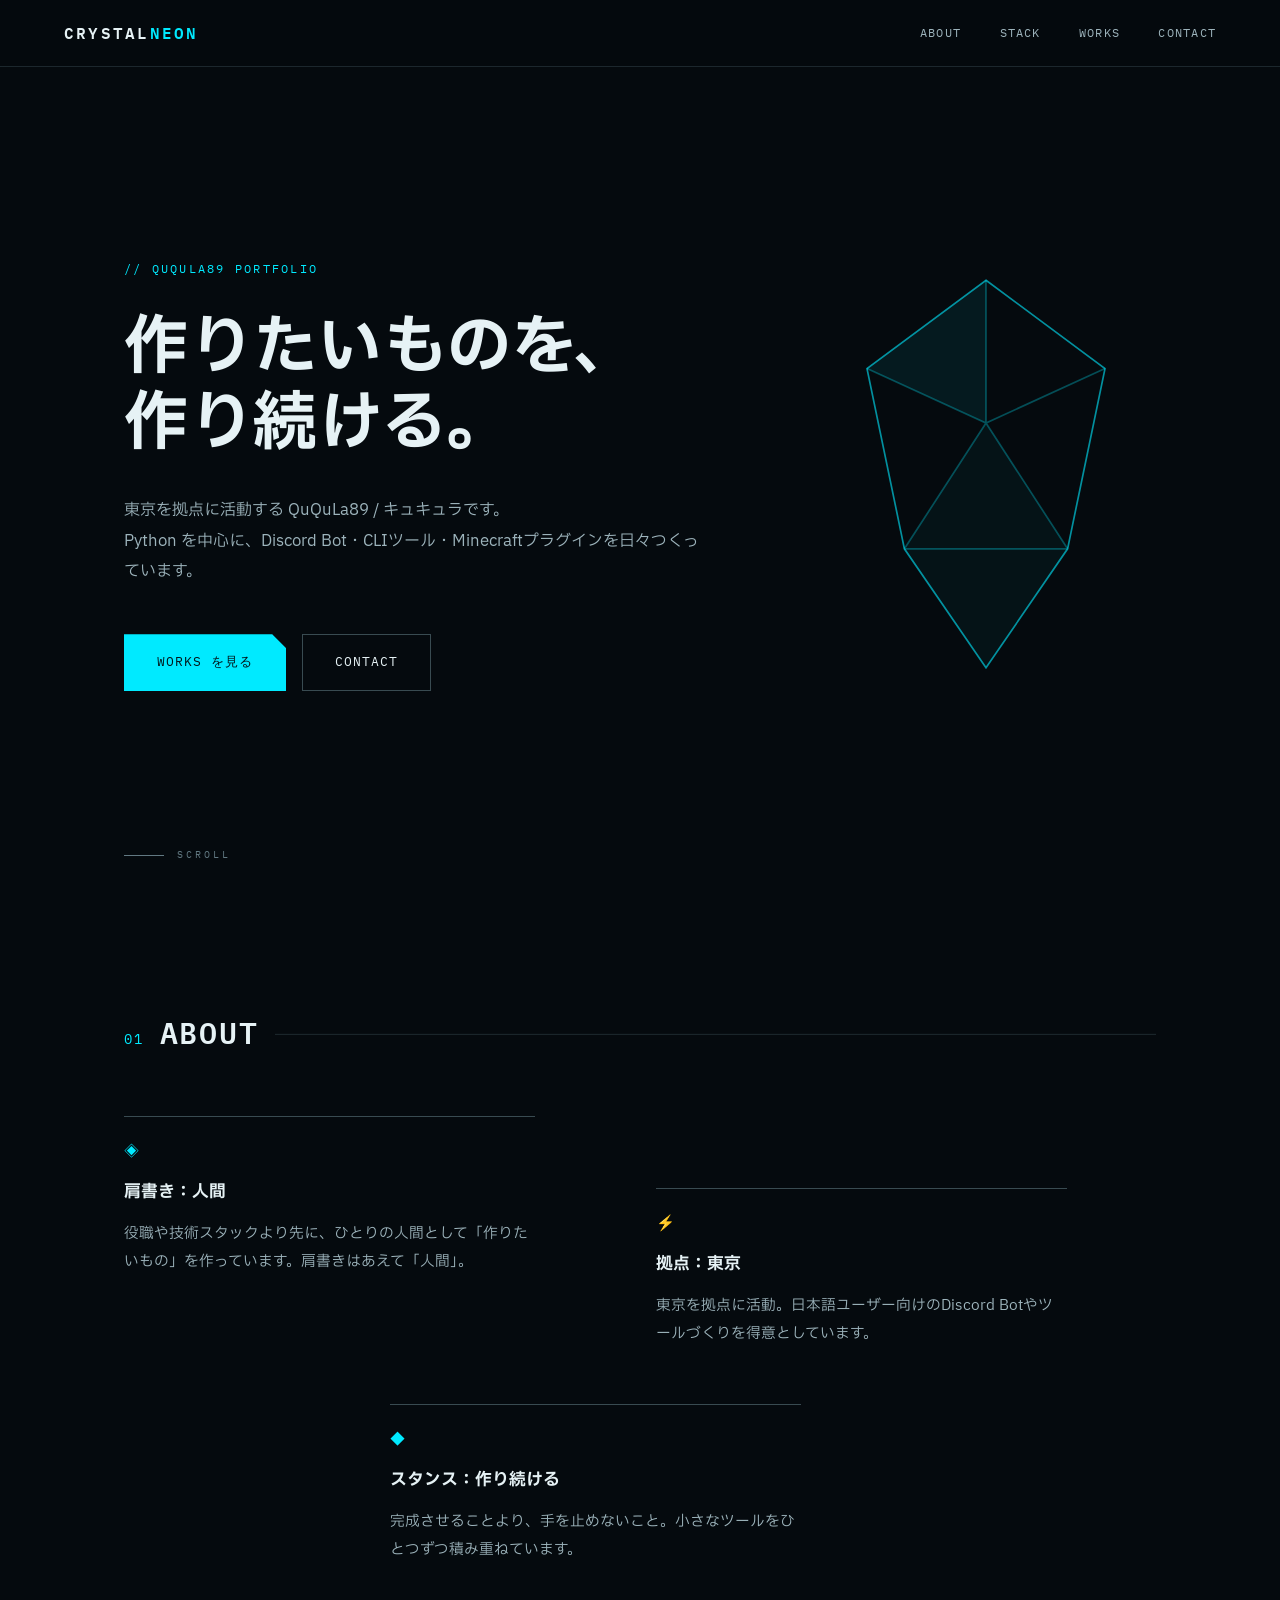
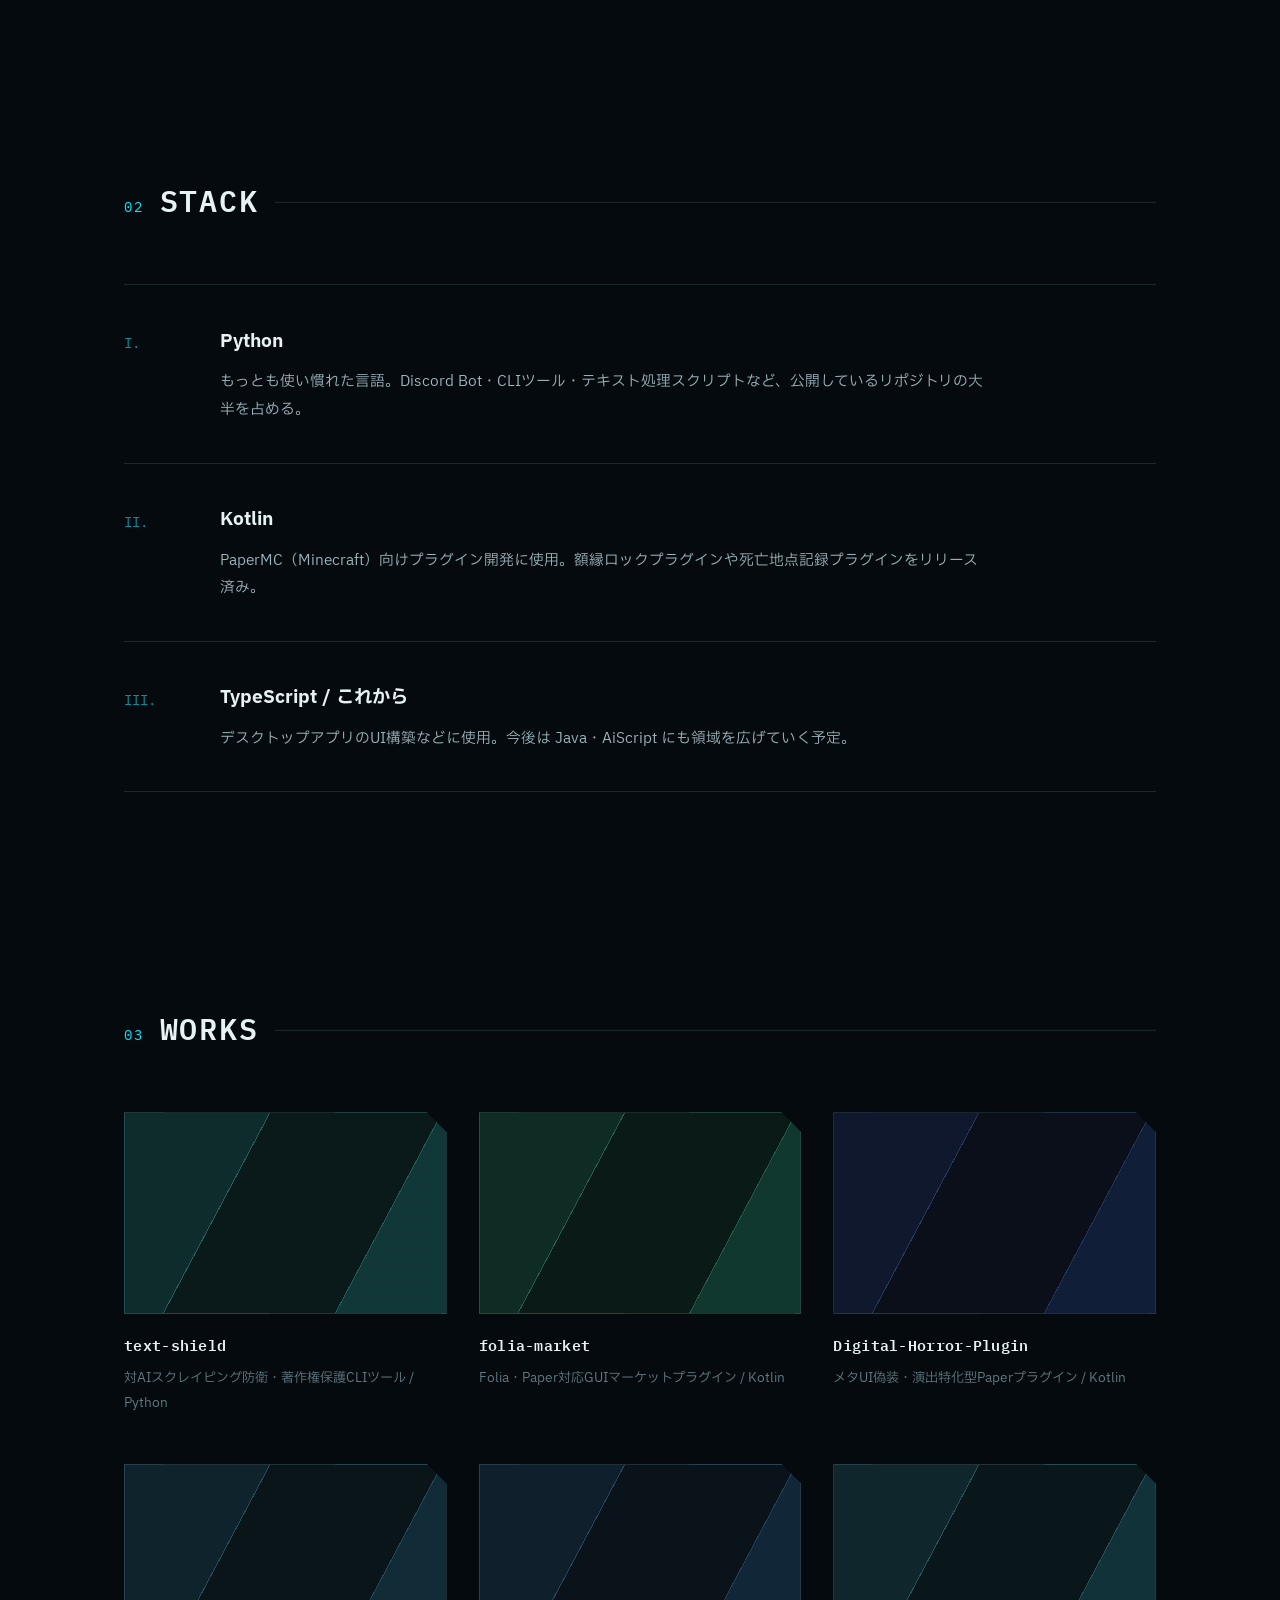
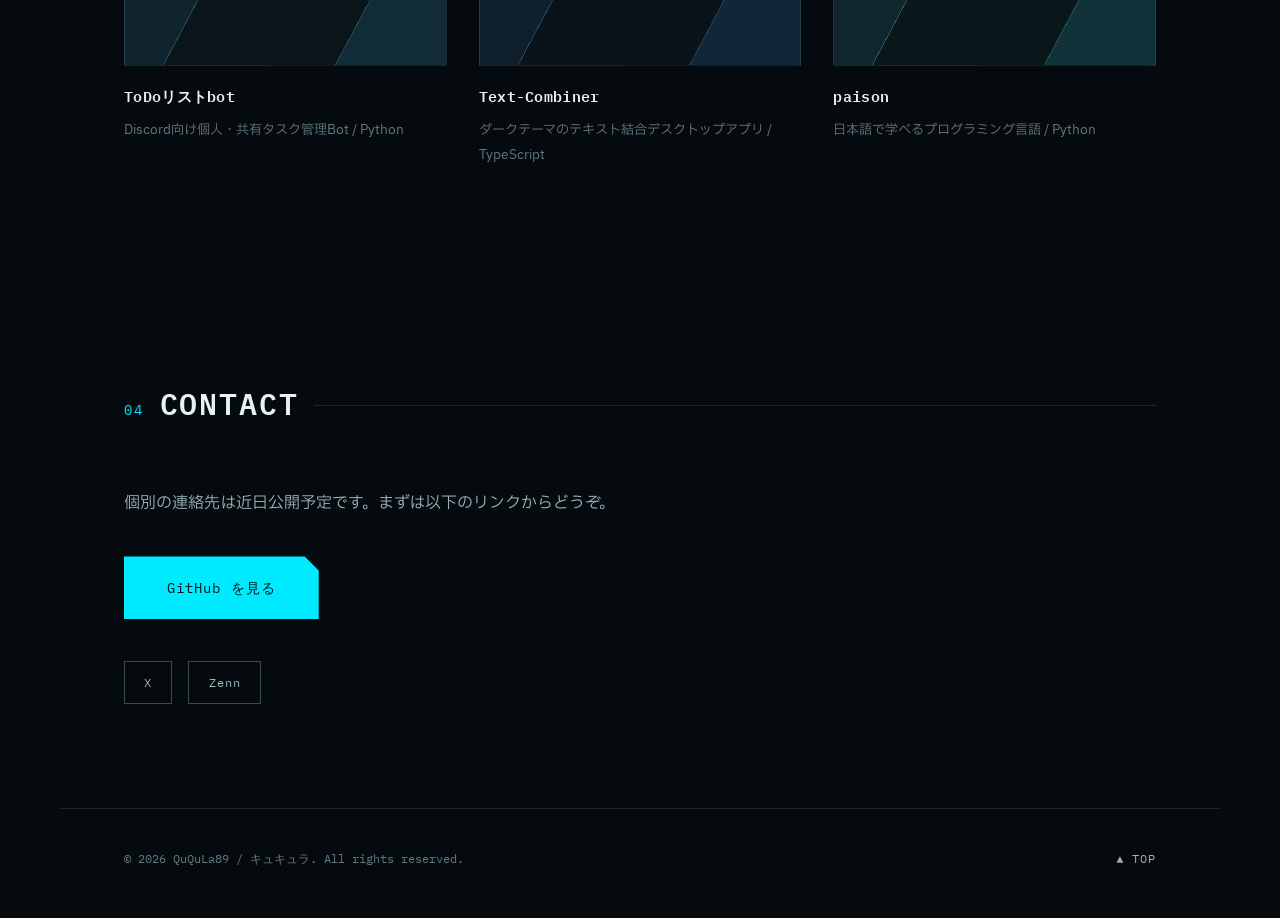
<file: index.html>
<!DOCTYPE html>
<html lang="ja">
<head>
<meta charset="UTF-8">
<meta name="viewport" content="width=device-width, initial-scale=1.0">
<title>CRYSTAL NEON | QuQuLa89 Portfolio</title>
<meta name="description" content="QuQuLa89（キュキュラ）のポートフォリオサイト。Python・Kotlin・TypeScriptで作るツール、Discord Bot、Minecraftプラグインを紹介。">
<link rel="icon" href="data:image/svg+xml,<svg xmlns=%22http://www.w3.org/2000/svg%22 viewBox=%220 0 100 100%22><polygon points=%2250,5 90,35 75,95 25,95 10,35%22 fill=%22%2300111a%22 stroke=%22%2300eaff%22 stroke-width=%224%22/></svg>">
<link rel="preconnect" href="https://fonts.googleapis.com">
<link rel="preconnect" href="https://fonts.gstatic.com" crossorigin>
<link href="https://fonts.googleapis.com/css2?family=IBM+Plex+Mono:wght@400;600&family=IBM+Plex+Sans+JP:wght@400;700&display=swap" rel="stylesheet">
<link rel="stylesheet" href="assets/css/style.css">
</head>
<body>

<header class="site-header">
  <a href="#top" class="logo">CRYSTAL<span>NEON</span></a>
  <nav class="nav">
    <a href="#concept">About</a>
    <a href="#facets">Stack</a>
    <a href="#works">Works</a>
    <a href="#contact">Contact</a>
  </nav>
  <button class="nav-toggle" id="navToggle" aria-label="メニュー切り替え" aria-expanded="false">
    <span></span><span></span><span></span>
  </button>
</header>

<main id="top">

  <section class="hero" id="hero">
    <div class="hero-copy">
      <p class="eyebrow">// QUQULA89 PORTFOLIO</p>
      <h1 class="hero-title">
        <span>作りたいものを、</span>
        <span>作り続ける。</span>
      </h1>
      <p class="hero-lead">
        東京を拠点に活動する QuQuLa89 / キュキュラです。<br>
        Python を中心に、Discord Bot・CLIツール・Minecraftプラグインを日々つくっています。
      </p>
      <div class="hero-actions">
        <a href="#works" class="btn btn-primary">WORKS を見る</a>
        <a href="#contact" class="btn btn-ghost">CONTACT</a>
      </div>
    </div>
    <div class="hero-visual" aria-hidden="true">
      <svg viewBox="0 0 200 240" fill="none" xmlns="http://www.w3.org/2000/svg" role="presentation">
        <polygon points="100,6 30,58 100,90" fill="rgba(0,234,255,0.07)"/>
        <polygon points="100,90 52,164 100,234 148,164" fill="rgba(0,234,255,0.035)"/>
        <polygon points="100,6 170,58 148,164 100,234 52,164 30,58" stroke="#00eaff" stroke-opacity="0.6" stroke-width="1"/>
        <path d="M100 6 L100 90 M30 58 L100 90 L170 58 M100 90 L52 164 M100 90 L148 164 M52 164 L148 164" stroke="#00eaff" stroke-opacity="0.3" stroke-width="1"/>
      </svg>
    </div>
    <div class="scroll-hint" aria-hidden="true"><span></span>SCROLL</div>
  </section>

  <section class="concept" id="concept">
    <h2 class="section-title"><span>01</span> ABOUT</h2>
    <div class="concept-grid">
      <article class="concept-card">
        <div class="concept-icon">◈</div>
        <h3>肩書き：人間</h3>
        <p>役職や技術スタックより先に、ひとりの人間として「作りたいもの」を作っています。肩書きはあえて「人間」。</p>
      </article>
      <article class="concept-card">
        <div class="concept-icon">⚡</div>
        <h3>拠点：東京</h3>
        <p>東京を拠点に活動。日本語ユーザー向けのDiscord Botやツールづくりを得意としています。</p>
      </article>
      <article class="concept-card">
        <div class="concept-icon">◆</div>
        <h3>スタンス：作り続ける</h3>
        <p>完成させることより、手を止めないこと。小さなツールをひとつずつ積み重ねています。</p>
      </article>
    </div>
  </section>

  <section class="facets" id="facets">
    <h2 class="section-title"><span>02</span> STACK</h2>
    <div class="facet-list">
      <div class="facet-item">
        <span class="facet-num">I.</span>
        <div class="facet-body">
          <h3>Python</h3>
          <p>もっとも使い慣れた言語。Discord Bot・CLIツール・テキスト処理スクリプトなど、公開しているリポジトリの大半を占める。</p>
        </div>
      </div>
      <div class="facet-item">
        <span class="facet-num">II.</span>
        <div class="facet-body">
          <h3>Kotlin</h3>
          <p>PaperMC（Minecraft）向けプラグイン開発に使用。額縁ロックプラグインや死亡地点記録プラグインをリリース済み。</p>
        </div>
      </div>
      <div class="facet-item">
        <span class="facet-num">III.</span>
        <div class="facet-body">
          <h3>TypeScript / これから</h3>
          <p>デスクトップアプリのUI構築などに使用。今後は Java・AiScript にも領域を広げていく予定。</p>
        </div>
      </div>
    </div>
  </section>

  <section class="works" id="works">
    <h2 class="section-title"><span>03</span> WORKS</h2>
    <div class="works-grid">
      <a class="work-card" href="https://github.com/QuQuLa89/text-shield" target="_blank" rel="noopener">
        <div class="work-thumb" style="--hue:180"></div>
        <h3>text-shield</h3>
        <p>対AIスクレイピング防衛・著作権保護CLIツール / Python</p>
      </a>
      <a class="work-card" href="https://github.com/QuQuLa89/folia-market" target="_blank" rel="noopener">
        <div class="work-thumb" style="--hue:165"></div>
        <h3>folia-market</h3>
        <p>Folia・Paper対応GUIマーケットプラグイン / Kotlin</p>
      </a>
      <a class="work-card" href="https://github.com/QuQuLa89/Digital-Horror-Plugin" target="_blank" rel="noopener">
        <div class="work-thumb" style="--hue:220"></div>
        <h3>Digital-Horror-Plugin</h3>
        <p>メタUI偽装・演出特化型Paperプラグイン / Kotlin</p>
      </a>
      <a class="work-card" href="https://github.com/QuQuLa89/Discord-ToDo-Bot-for-Japanese" target="_blank" rel="noopener">
        <div class="work-thumb" style="--hue:198"></div>
        <h3>ToDoリストbot</h3>
        <p>Discord向け個人・共有タスク管理Bot / Python</p>
      </a>
      <a class="work-card" href="https://github.com/QuQuLa89/Text-Combiner" target="_blank" rel="noopener">
        <div class="work-thumb" style="--hue:206"></div>
        <h3>Text-Combiner</h3>
        <p>ダークテーマのテキスト結合デスクトップアプリ / TypeScript</p>
      </a>
      <a class="work-card" href="https://github.com/QuQuLa89/paison" target="_blank" rel="noopener">
        <div class="work-thumb" style="--hue:190"></div>
        <h3>paison</h3>
        <p>日本語で学べるプログラミング言語 / Python</p>
      </a>
    </div>
  </section>

  <section class="contact" id="contact">
    <h2 class="section-title"><span>04</span> CONTACT</h2>
    <p class="contact-lead">個別の連絡先は近日公開予定です。まずは以下のリンクからどうぞ。</p>
    <a class="btn btn-primary btn-large" href="https://github.com/QuQuLa89" target="_blank" rel="noopener">GitHub を見る</a>
    <ul class="social-list">
      <li><a href="https://x.com/QuQuLa89" target="_blank" rel="noopener" aria-label="X (Twitter)">X</a></li>
      <li><a href="https://zenn.dev/ququla89" target="_blank" rel="noopener" aria-label="Zenn">Zenn</a></li>
    </ul>
  </section>

</main>

<footer class="site-footer">
  <p>&copy; 2026 QuQuLa89 / キュキュラ. All rights reserved.</p>
  <a href="#top" class="to-top">▲ TOP</a>
</footer>

<script src="assets/js/main.js" defer></script>
</body>
</html>
</file>
<file: assets/css/style.css>
/* =========================================================
   CRYSTAL NEON — base stylesheet
   Direction: technical HUD. IBM Plex superfamily (Mono for
   latin labels, Sans JP for body/headings), near-black base,
   cyan reserved as a scarce accent, faceted cut-corner motif.
   ========================================================= */

:root {
  --bg: #050a0e;
  --bg-raised: #0a1218;
  --line: rgba(158, 199, 212, 0.16);
  --line-strong: rgba(158, 199, 212, 0.34);
  --cyan: #00eaff;
  --cyan-soft: #7df3ff;
  --cyan-deep: #0e8b9c;
  --ink: #e6f2f5;
  --ink-dim: #9db4bc;
  --ink-faint: #627982;

  --font-mono: "IBM Plex Mono", "Consolas", monospace;
  --font-sans: "IBM Plex Sans JP", "Hiragino Kaku Gothic ProN", sans-serif;

  /* signature: faceted cut corner */
  --bevel: polygon(0 0, calc(100% - 14px) 0, 100% 14px, 100% 100%, 0 100%);
  --bevel-lg: polygon(0 0, calc(100% - 20px) 0, 100% 20px, 100% 100%, 0 100%);

  --ease: cubic-bezier(0.22, 1, 0.36, 1);
}

* { box-sizing: border-box; }

html {
  scroll-behavior: smooth;
  scroll-padding-top: 5rem;
}

body {
  margin: 0;
  background: var(--bg);
  color: var(--ink);
  font-family: var(--font-sans);
  font-weight: 400;
  line-height: 1.9;
  overflow-x: hidden;
  -webkit-font-smoothing: antialiased;
}

::selection {
  background: var(--cyan);
  color: #02171b;
}

a {
  color: inherit;
  text-decoration: none;
}

a:focus-visible,
button:focus-visible {
  outline: 2px solid var(--cyan);
  outline-offset: 3px;
}

img { max-width: 100%; display: block; }

h1, h2, h3 {
  font-family: var(--font-sans);
  font-weight: 700;
  margin: 0;
}

p { margin: 0; color: var(--ink-dim); }

main, header, footer { position: relative; z-index: 1; }

/* =========================
   Header / Nav
   ========================= */
.site-header {
  position: fixed;
  top: 0;
  left: 0;
  right: 0;
  z-index: 50;
  display: flex;
  align-items: center;
  justify-content: space-between;
  padding: 1.1rem clamp(1.25rem, 5vw, 4rem);
  background: rgba(5, 10, 14, 0.88);
  border-bottom: 1px solid var(--line);
  backdrop-filter: blur(8px);
}

.logo {
  font-family: var(--font-mono);
  font-weight: 600;
  font-size: 1rem;
  letter-spacing: 0.14em;
  color: var(--ink);
}
.logo span { color: var(--cyan); }

.nav {
  display: flex;
  gap: clamp(1.2rem, 3vw, 2.4rem);
}

.nav a {
  font-family: var(--font-mono);
  font-size: 0.76rem;
  letter-spacing: 0.1em;
  color: var(--ink-dim);
  text-transform: uppercase;
  transition: color 0.2s var(--ease);
}
.nav a:hover {
  color: var(--cyan-soft);
  text-decoration: underline;
  text-underline-offset: 6px;
  text-decoration-thickness: 1px;
}

.nav-toggle {
  display: none;
  flex-direction: column;
  gap: 5px;
  background: none;
  border: none;
  cursor: pointer;
  padding: 8px;
}
.nav-toggle span {
  width: 22px;
  height: 2px;
  background: var(--ink);
  transition: transform 0.3s var(--ease), opacity 0.3s var(--ease);
}

/* =========================
   Hero
   ========================= */
.hero {
  min-height: 100vh;
  max-width: 1160px;
  margin: 0 auto;
  display: grid;
  grid-template-columns: minmax(0, 1fr) auto;
  align-items: center;
  gap: 3rem;
  padding: 8rem clamp(1.5rem, 6vw, 4rem) 5rem;
  position: relative;
}

.eyebrow {
  font-family: var(--font-mono);
  font-size: 0.78rem;
  letter-spacing: 0.18em;
  color: var(--cyan);
  margin-bottom: 1.8rem;
}

.hero-title {
  font-size: clamp(2.3rem, 5vw, 4rem);
  line-height: 1.2;
  letter-spacing: 0.01em;
  color: var(--ink);
}
.hero-title span { display: block; }

.hero-lead {
  margin-top: 2rem;
  max-width: 36em;
  font-size: 1rem;
}

.hero-actions {
  margin-top: 3rem;
  display: flex;
  gap: 1rem;
  flex-wrap: wrap;
}

.hero-visual {
  justify-self: end;
  width: min(32vw, 340px);
  pointer-events: none;
}
.hero-visual svg { width: 100%; height: auto; display: block; }

.btn {
  font-family: var(--font-mono);
  font-size: 0.8rem;
  letter-spacing: 0.08em;
  padding: 0.95rem 2rem;
  border: 1px solid transparent;
  display: inline-block;
  transition: background-color 0.2s var(--ease), border-color 0.2s var(--ease), color 0.2s var(--ease);
}
.btn:active { transform: translateY(1px); }
.btn-primary {
  background: var(--cyan);
  color: #02171b;
  clip-path: var(--bevel);
}
.btn-primary:hover { background: var(--cyan-soft); }
.btn-ghost {
  border-color: var(--line-strong);
  color: var(--ink);
}
.btn-ghost:hover {
  border-color: var(--cyan);
  color: var(--cyan-soft);
}
.btn-large {
  padding: 1.05rem 2.6rem;
  font-size: 0.9rem;
}

.scroll-hint {
  position: absolute;
  bottom: 2.2rem;
  left: clamp(1.5rem, 6vw, 4rem);
  display: flex;
  align-items: center;
  gap: 0.8rem;
  font-family: var(--font-mono);
  font-size: 0.62rem;
  letter-spacing: 0.3em;
  color: var(--ink-faint);
}
.scroll-hint span {
  width: 40px;
  height: 1px;
  background: var(--ink-faint);
}

/* =========================
   Section shared
   ========================= */
section {
  padding: 6.5rem clamp(1.5rem, 6vw, 4rem);
  max-width: 1160px;
  margin: 0 auto;
}

.section-title {
  display: flex;
  align-items: baseline;
  gap: 1rem;
  font-family: var(--font-mono);
  font-weight: 600;
  font-size: clamp(1.4rem, 2.6vw, 1.9rem);
  letter-spacing: 0.06em;
  color: var(--ink);
  margin-bottom: 3.4rem;
}
.section-title span {
  font-size: 0.85rem;
  font-weight: 400;
  color: var(--cyan);
}
.section-title::after {
  content: "";
  flex: 1;
  height: 1px;
  background: var(--line);
  transform: translateY(-0.3em);
}

/* =========================
   Concept (About)
   ========================= */
.concept-grid {
  display: grid;
  grid-template-columns: repeat(12, 1fr);
  column-gap: 2rem;
  row-gap: 3.5rem;
}

.concept-card {
  border-top: 1px solid var(--line-strong);
  padding-top: 1.6rem;
}
.concept-card:nth-child(1) { grid-column: 1 / 6; }
.concept-card:nth-child(2) { grid-column: 7 / 12; margin-top: 4.5rem; }
.concept-card:nth-child(3) { grid-column: 4 / 9; }

.concept-icon {
  font-family: var(--font-mono);
  font-size: 0.95rem;
  color: var(--cyan);
  /* keep glyphs monochrome so emoji-capable ones follow the palette */
  font-variant-emoji: text;
  line-height: 1;
  margin-bottom: 1.1rem;
}
.concept-card h3 {
  font-size: 1.05rem;
  margin-bottom: 0.8rem;
  color: var(--ink);
}
.concept-card p {
  font-size: 0.92rem;
}

/* =========================
   Facets (Stack list)
   ========================= */
.facet-list {
  display: flex;
  flex-direction: column;
}
.facet-item {
  display: grid;
  grid-template-columns: 4.5rem 1fr;
  gap: 1.5rem;
  padding: 2.4rem 0;
  border-top: 1px solid var(--line);
}
.facet-item:last-child { border-bottom: 1px solid var(--line); }

.facet-num {
  font-family: var(--font-mono);
  font-size: 0.9rem;
  color: var(--cyan-deep);
  padding-top: 0.35rem;
}
.facet-body h3 {
  font-size: 1.15rem;
  color: var(--ink);
  margin-bottom: 0.6rem;
}
.facet-body p {
  font-size: 0.92rem;
  max-width: 52em;
}

/* =========================
   Works
   ========================= */
.works-grid {
  display: grid;
  grid-template-columns: repeat(auto-fill, minmax(280px, 1fr));
  gap: 3rem 2rem;
}
.work-card {
  display: block;
}
.work-thumb {
  aspect-ratio: 16 / 10;
  border: 1px solid var(--line);
  clip-path: var(--bevel-lg);
  position: relative;
  /* faceted crystal surface: hard-stop planes in the card's hue */
  background:
    linear-gradient(118deg, hsl(var(--hue, 190) 50% 12% / 0.9) 0 34%, transparent 34%),
    linear-gradient(-62deg, hsl(var(--hue, 190) 55% 16% / 0.8) 0 26%, transparent 26%),
    hsl(var(--hue, 190) 45% 7%);
  transition: border-color 0.25s var(--ease);
}
.work-thumb::after {
  content: "";
  position: absolute;
  inset: 0;
  /* facet edge highlights along the plane breaks */
  background:
    linear-gradient(118deg, transparent calc(34% - 1px), hsl(var(--hue, 190) 85% 70% / 0.55) calc(34% - 1px) 34%, transparent 34%),
    linear-gradient(-62deg, transparent calc(26% - 1px), hsl(var(--hue, 190) 85% 70% / 0.4) calc(26% - 1px) 26%, transparent 26%);
  opacity: 0.45;
  transition: opacity 0.25s var(--ease);
}
.work-card:hover .work-thumb,
.work-card:focus-visible .work-thumb {
  border-color: var(--cyan-deep);
}
.work-card:hover .work-thumb::after,
.work-card:focus-visible .work-thumb::after {
  opacity: 1;
}
.work-card h3 {
  margin-top: 1.1rem;
  font-family: var(--font-mono);
  font-weight: 600;
  font-size: 0.95rem;
  letter-spacing: 0.02em;
  color: var(--ink);
  transition: color 0.2s var(--ease);
}
.work-card:hover h3 { color: var(--cyan-soft); }
.work-card p {
  margin-top: 0.35rem;
  font-size: 0.82rem;
  color: var(--ink-faint);
}

/* =========================
   Contact
   ========================= */
.contact-lead {
  font-size: 1rem;
  margin-bottom: 2.4rem;
}
.social-list {
  list-style: none;
  display: flex;
  gap: 1rem;
  flex-wrap: wrap;
  margin: 2.6rem 0 0;
  padding: 0;
}
.social-list a {
  font-family: var(--font-mono);
  font-size: 0.78rem;
  letter-spacing: 0.08em;
  color: var(--ink-dim);
  border: 1px solid var(--line-strong);
  padding: 0.55rem 1.2rem;
  display: inline-block;
  transition: border-color 0.2s var(--ease), color 0.2s var(--ease);
}
.social-list a:hover {
  color: var(--cyan-soft);
  border-color: var(--cyan);
}

/* =========================
   Footer
   ========================= */
.site-footer {
  display: flex;
  align-items: center;
  justify-content: space-between;
  padding: 2.4rem clamp(1.5rem, 6vw, 4rem) 3rem;
  border-top: 1px solid var(--line);
  font-family: var(--font-mono);
  font-size: 0.72rem;
  color: var(--ink-faint);
  max-width: 1160px;
  margin: 0 auto;
}
.site-footer p { color: var(--ink-faint); }
.to-top {
  color: var(--ink-dim);
  letter-spacing: 0.08em;
  transition: color 0.2s var(--ease);
}
.to-top:hover { color: var(--cyan-soft); }

/* =========================
   Responsive
   ========================= */
@media (max-width: 900px) {
  .hero {
    grid-template-columns: 1fr;
  }
  .hero-visual {
    position: absolute;
    z-index: -1;
    right: -8%;
    top: 16%;
    width: min(58vw, 300px);
    opacity: 0.3;
  }
  .concept-card:nth-child(1),
  .concept-card:nth-child(2),
  .concept-card:nth-child(3) {
    grid-column: 1 / -1;
    margin-top: 0;
  }
}

@media (max-width: 760px) {
  .nav {
    position: fixed;
    top: 0;
    right: 0;
    height: 100vh;
    width: min(78vw, 320px);
    background: #070d12;
    border-left: 1px solid var(--line);
    flex-direction: column;
    justify-content: center;
    align-items: flex-start;
    gap: 2rem;
    padding: 2rem 2.4rem;
    transform: translateX(100%);
    transition: transform 0.4s var(--ease);
  }
  .nav.is-open { transform: translateX(0); }
  .nav-toggle { display: flex; }
  .nav-toggle.is-open span:nth-child(1) { transform: translateY(7px) rotate(45deg); }
  .nav-toggle.is-open span:nth-child(2) { opacity: 0; }
  .nav-toggle.is-open span:nth-child(3) { transform: translateY(-7px) rotate(-45deg); }

  .facet-item { grid-template-columns: 3rem 1fr; gap: 1rem; }
  .site-footer { flex-direction: column; gap: 1rem; text-align: center; }
}

@media (prefers-reduced-motion: reduce) {
  html { scroll-behavior: auto; }
}
</file>
